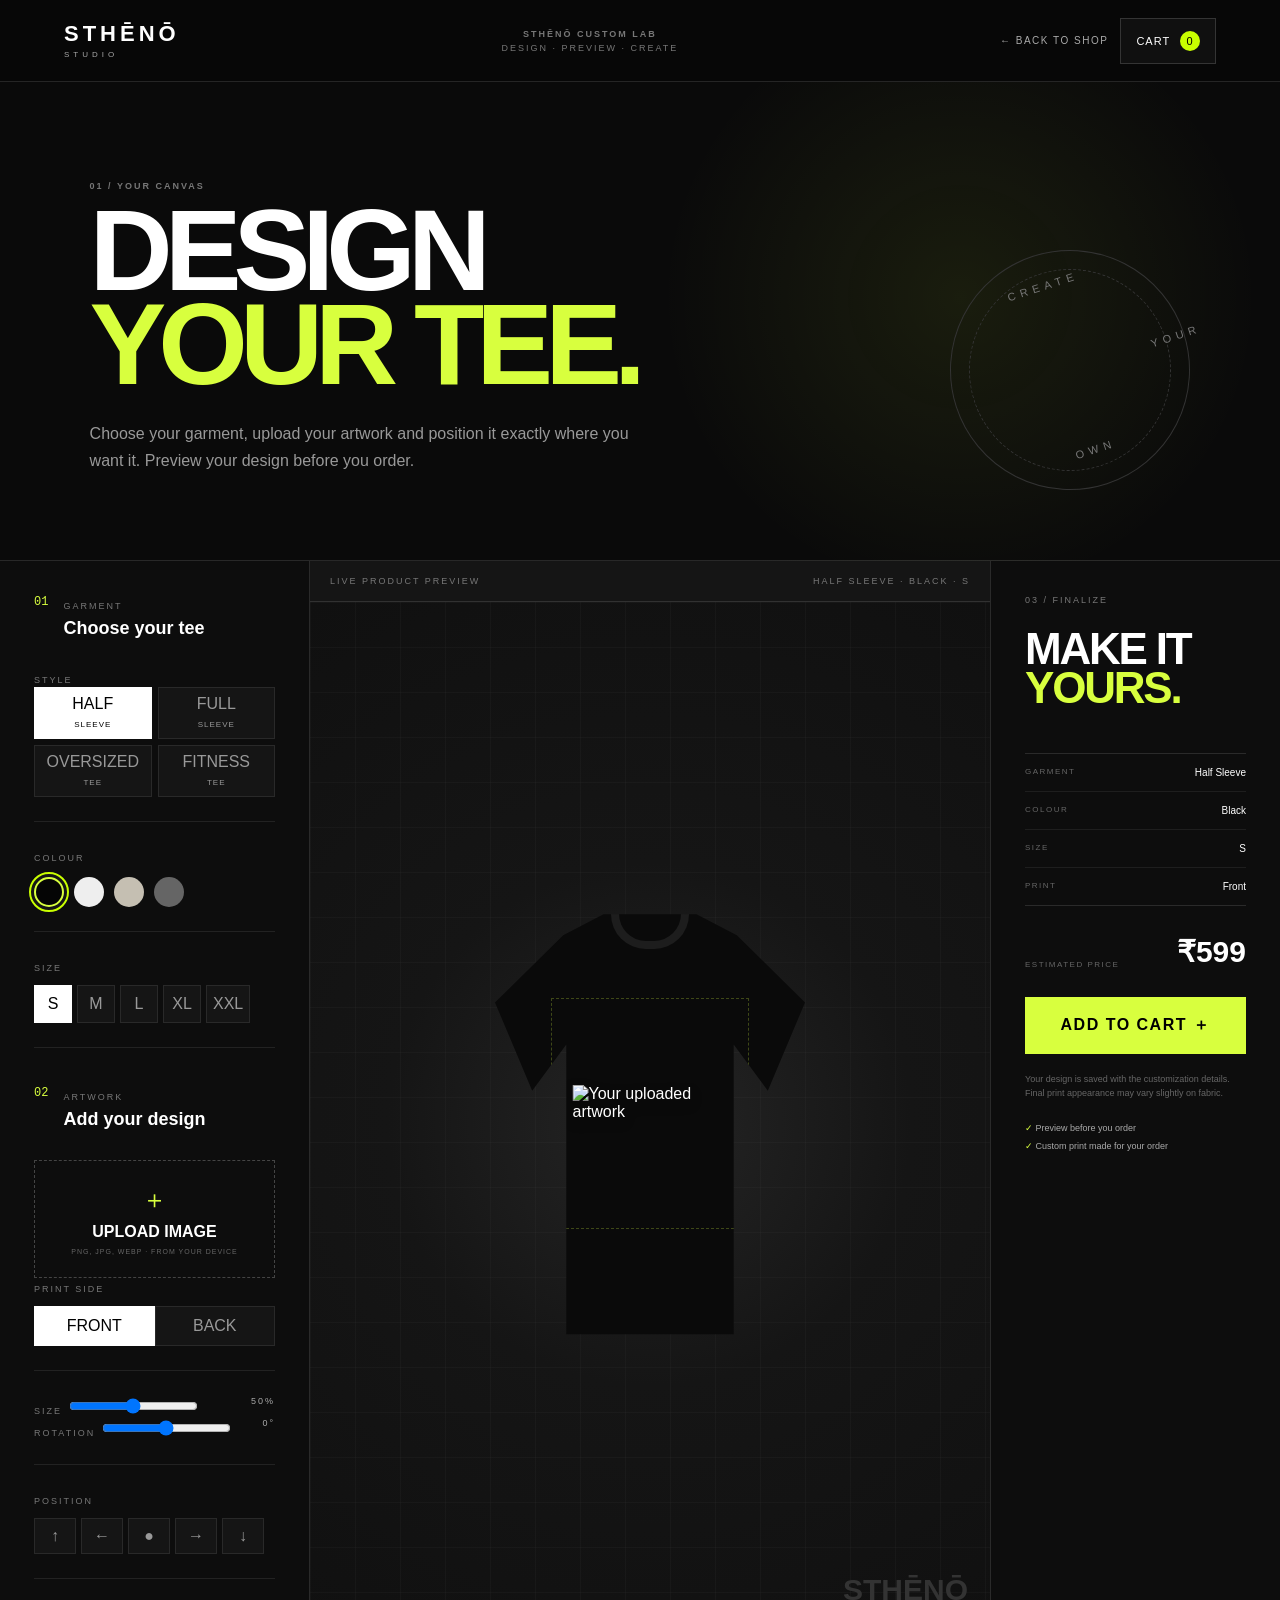
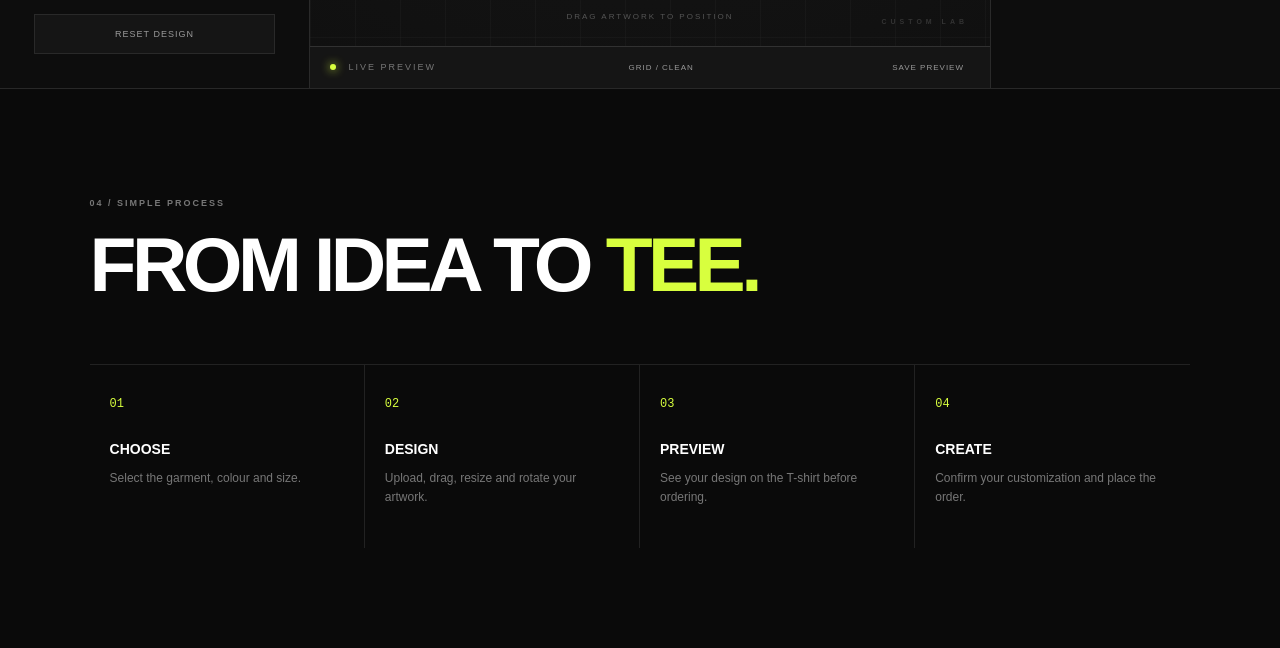
<file: customizer.html>
<!DOCTYPE html>
<html lang="en">
<head>
<meta charset="UTF-8"><meta name="viewport" content="width=device-width, initial-scale=1.0">
<title>STHĒNŌ CUSTOM LAB</title>
<link rel="stylesheet" href="style.css"><link rel="stylesheet" href="customizer.css">
</head>
<body class="custom-page">
<header class="site-header custom-header">
  <a class="brand" href="index.html"><span class="brand-main">STHĒNŌ</span><span class="brand-sub">STUDIO</span></a>
  <div class="custom-header-center"><span class="eyebrow">STHĒNŌ CUSTOM LAB</span><span>DESIGN · PREVIEW · CREATE</span></div>
  <div class="header-actions"><a class="back-link" href="index.html">← BACK TO SHOP</a><button class="cart-button" id="cartButton">Cart <span id="cartCount">0</span></button></div>
</header>
<main>
<section class="custom-hero"><div><p class="eyebrow">01 / YOUR CANVAS</p><h1>DESIGN<br><em>YOUR TEE.</em></h1><p>Choose your garment, upload your artwork and position it exactly where you want it. Preview your design before you order.</p></div><div class="hero-orbit"><span>CREATE</span><span>YOUR</span><span>OWN</span></div></section>
<section class="designer-shell">
  <aside class="designer-sidebar">
    <div class="step-title"><span>01</span><div><small>GARMENT</small><h2>Choose your tee</h2></div></div>
    <div class="control-block"><label>STYLE</label><div class="style-grid">
      <button class="style-choice active" data-style="half">HALF<br><small>SLEEVE</small></button>
      <button class="style-choice" data-style="full">FULL<br><small>SLEEVE</small></button>
      <button class="style-choice" data-style="oversized">OVERSIZED<br><small>TEE</small></button>
      <button class="style-choice" data-style="fitness">FITNESS<br><small>TEE</small></button>
    </div></div>
    <div class="control-block"><label>COLOUR</label><div class="swatch-row">
      <button class="swatch active black" data-color="black" aria-label="Black"></button><button class="swatch white" data-color="white" aria-label="White"></button><button class="swatch stone" data-color="stone" aria-label="Stone"></button><button class="swatch grey" data-color="grey" aria-label="Grey"></button>
    </div></div>
    <div class="control-block"><label>SIZE</label><div class="size-grid">S M L XL XXL</div><div class="size-buttons"><button class="size active">S</button><button class="size">M</button><button class="size">L</button><button class="size">XL</button><button class="size">XXL</button></div></div>
    <div class="step-title compact"><span>02</span><div><small>ARTWORK</small><h2>Add your design</h2></div></div>
    <label class="upload-zone" for="artUpload"><span class="upload-icon">＋</span><strong>UPLOAD IMAGE</strong><small>PNG, JPG, WEBP · FROM YOUR DEVICE</small><input id="artUpload" type="file" accept="image/png,image/jpeg,image/webp"></label>
    <div class="control-block"><label>PRINT SIDE</label><div class="segmented"><button class="active" data-side="front">FRONT</button><button data-side="back">BACK</button></div></div>
    <div class="control-block sliders"><label>SIZE <output id="scaleOut">50%</output></label><input id="scale" type="range" min="15" max="85" value="50"><label>ROTATION <output id="rotateOut">0°</output></label><input id="rotate" type="range" min="-180" max="180" value="0"></div>
    <div class="control-block position-controls"><label>POSITION</label><div><button data-move="up">↑</button><button data-move="left">←</button><button data-move="center">●</button><button data-move="right">→</button><button data-move="down">↓</button></div></div>
    <button class="reset-button" id="reset">RESET DESIGN</button>
  </aside>
  <section class="stage-wrap">
    <div class="stage-top"><span>LIVE PRODUCT PREVIEW</span><span id="stageMeta">HALF SLEEVE · BLACK · S</span></div>
    <div class="stage" id="stage"><div class="stage-grid"></div><div class="shirt" id="shirt"><div class="shirt-neck"></div><div class="shirt-print-area"></div><div class="artwork" id="artwork"><img id="artImage" alt="Your uploaded artwork"></div></div><div class="stage-watermark">STHĒNŌ<br><small>CUSTOM LAB</small></div><div class="drag-tip" id="dragTip">DRAG ARTWORK TO POSITION</div></div>
    <div class="stage-bottom"><div><span class="live-dot"></span> LIVE PREVIEW</div><button id="toggleGrid">GRID / CLEAN</button><button id="savePreview">SAVE PREVIEW</button></div>
  </section>
  <aside class="order-panel"><div class="order-kicker">03 / FINALIZE</div><h2>MAKE IT<br><em>YOURS.</em></h2><div class="summary"><div><span>GARMENT</span><strong id="sumStyle">Half Sleeve</strong></div><div><span>COLOUR</span><strong id="sumColor">Black</strong></div><div><span>SIZE</span><strong id="sumSize">S</strong></div><div><span>PRINT</span><strong id="sumSide">Front</strong></div></div><div class="price"><small>ESTIMATED PRICE</small><strong>₹599</strong></div><button class="order-button" id="addCustom">ADD TO CART <span>＋</span></button><p class="order-note">Your design is saved with the customization details. Final print appearance may vary slightly on fabric.</p><div class="trust"><span>✓</span> Preview before you order<br><span>✓</span> Custom print made for your order</div></aside>
</section>
<section class="how-it-works"><p class="eyebrow">04 / SIMPLE PROCESS</p><h2>FROM IDEA TO <em>TEE.</em></h2><div class="process-grid"><div><b>01</b><h3>CHOOSE</h3><p>Select the garment, colour and size.</p></div><div><b>02</b><h3>DESIGN</h3><p>Upload, drag, resize and rotate your artwork.</p></div><div><b>03</b><h3>PREVIEW</h3><p>See your design on the T-shirt before ordering.</p></div><div><b>04</b><h3>CREATE</h3><p>Confirm your customization and place the order.</p></div></div></section>
</main>
<div class="toast" id="toast"></div>
<script src="customizer.js"></script>
</body></html>
</file>
<file: style.css>
*{box-sizing:border-box}html{scroll-behavior:smooth}body{margin:0;background:#070707;color:#f7f7f7;font-family:Arial,Helvetica,sans-serif}a{text-decoration:none;color:inherit}button{font:inherit;cursor:pointer}.site-header{position:sticky;top:0;z-index:50;height:82px;padding:0 5vw;display:flex;align-items:center;justify-content:space-between;background:rgba(7,7,7,.92);backdrop-filter:blur(16px);border-bottom:1px solid #1d1d1d}.brand{display:flex;flex-direction:column;line-height:1}.brand-main{font-size:22px;font-weight:800;letter-spacing:4px}.brand-sub{font-size:8px;letter-spacing:4px;margin-top:6px;color:#aaa}.desktop-nav{display:flex;gap:36px;font-size:12px;letter-spacing:1.5px;text-transform:uppercase}.desktop-nav a:hover,.footer-links a:hover{opacity:.6}.header-actions{display:flex;gap:12px;align-items:center}.icon-button,.menu-button{border:0;background:none;color:#fff;font-size:24px}.cart-button{background:#101010;border:1px solid #343434;color:#fff;padding:12px 15px;text-transform:uppercase;letter-spacing:1px;font-size:11px}.cart-button span{display:inline-grid;place-items:center;background:#c9ff00;color:#000;border-radius:50%;width:20px;height:20px;margin-left:6px}.menu-button{display:none}.mobile-menu{display:none}.hero{min-height:790px;position:relative;display:grid;grid-template-columns:1fr 1fr;align-items:center;padding:7vw 8vw;overflow:hidden}.hero-media{position:absolute;right:4vw;top:60px;width:54vw;height:680px;display:grid;place-items:center}.hero-ring{width:610px;height:610px;border:1px solid #262626;border-radius:50%;box-shadow:0 0 80px rgba(255,255,255,.03)}.hero-product{position:absolute;width:260px;height:480px;background:linear-gradient(90deg,#101010,#292929,#0c0c0c);clip-path:polygon(20% 8%,80% 8%,91% 25%,100% 35%,88% 43%,84% 100%,16% 100%,12% 43%,0 35%,9% 25%);display:grid;place-items:center;align-content:center;box-shadow:0 40px 80px #000}.hero-product span{font-weight:700;letter-spacing:5px}.hero-product small{letter-spacing:4px;color:#888}.hero-copy{position:relative;z-index:2;max-width:700px}.eyebrow{font-size:11px;letter-spacing:3px;font-weight:700}.hero h1,.section h2,.custom-section h2{font-size:clamp(58px,8vw,120px);line-height:.86;margin:26px 0;font-weight:900;letter-spacing:-5px}.hero h1 em,.section h2 em,.custom-section h2 em{font-style:normal;font-weight:300}.hero-text{max-width:470px;color:#aaa;line-height:1.7}.primary-button{display:inline-flex;align-items:center;gap:30px;margin-top:28px;padding:17px 24px;background:#fff;color:#000;font-weight:800;font-size:11px;letter-spacing:1.5px;border:1px solid #fff}.primary-button:hover{background:#c9ff00;border-color:#c9ff00}.hero-scroll{position:absolute;bottom:35px;right:6vw;font-size:9px;letter-spacing:3px;color:#aaa}.marquee{overflow:hidden;border-block:1px solid #202020;padding:20px 0;white-space:nowrap}.marquee div{font-size:12px;letter-spacing:5px;animation:marquee 18s linear infinite}@keyframes marquee{to{transform:translateX(-50%)}}.section{padding:110px 7vw}.section-heading{display:flex;align-items:end;justify-content:space-between;margin-bottom:48px}.section h2{font-size:clamp(44px,6vw,80px);margin:15px 0 0}.collection-note{font-size:10px;letter-spacing:2px;color:#999}.product-grid{display:grid;grid-template-columns:repeat(2,minmax(0,1fr));gap:24px}.product-card{background:#0d0d0d;border:1px solid #202020;padding:14px}.product-image{height:620px;background:radial-gradient(circle at 50% 45%,#242424,#0b0b0b 72%);position:relative;overflow:hidden}.product-switcher{display:grid;place-items:center}.product-photo{width:90%;height:90%;object-fit:contain;transition:opacity .25s,transform .25s;filter:drop-shadow(0 30px 35px rgba(0,0,0,.55))}.side-arrow,.modal-side-arrow{position:absolute;top:50%;transform:translateY(-50%);z-index:3;width:44px;height:44px;border:1px solid #555;background:rgba(0,0,0,.7);color:#fff;border-radius:50%;font-size:32px;line-height:1}.side-arrow.left{left:18px}.side-arrow.right{right:18px}.side-arrow:hover,.modal-side-arrow:hover{background:#fff;color:#000}.product-badge{position:absolute;left:18px;top:18px;z-index:4;font-size:9px;letter-spacing:2px;padding:8px 10px;border:1px solid #444}.side-label,.modal-side-label{position:absolute;bottom:18px;left:50%;transform:translateX(-50%);font-size:10px;letter-spacing:2px;border:1px solid #555;border-radius:20px;padding:8px 18px;background:rgba(0,0,0,.65)}.product-info{display:flex;justify-content:space-between;gap:20px;padding:22px 5px}.product-info h3{font-size:14px;margin:0 0 8px;letter-spacing:1px}.product-info p{font-size:11px;color:#888;margin:0}.product-info strong{font-size:16px}.add-button{width:100%;padding:14px;border:1px solid #333;background:#111;color:#fff;font-size:10px;letter-spacing:2px}.add-button:hover{background:#c9ff00;color:#000}.category-grid{display:grid;grid-template-columns:repeat(4,1fr);gap:14px}.category-card{min-height:250px;padding:25px;display:flex;flex-direction:column;justify-content:space-between;transition:transform .3s}.category-card:hover{transform:translateY(-6px)}.category-card span{font-size:10px;letter-spacing:2px}.category-card h3{font-size:26px;line-height:1;margin:0}.category-card small{font-size:9px;letter-spacing:1.5px}.category-dark{background:#151515}.category-light{background:#eee;color:#080808}.category-outline{border:1px solid #444}.category-accent{background:#c9ff00;color:#000}.custom-section{padding:120px 8vw;display:grid;grid-template-columns:1fr 1fr;align-items:center;background:#111}.custom-section p{color:#aaa;max-width:530px;line-height:1.7}.custom-demo{display:grid;place-items:center}.blank-shirt{width:310px;height:420px;background:linear-gradient(90deg,#111,#333,#111);clip-path:polygon(20% 7%,80% 7%,91% 23%,100% 35%,87% 44%,82% 100%,18% 100%,13% 44%,0 35%,9% 23%);display:grid;place-items:center;text-align:center;font-size:13px;letter-spacing:3px}.customizer{background:#080808}.customizer-grid{display:grid;grid-template-columns:1.1fr .9fr;gap:45px}.custom-preview{min-height:650px;background:#111;border:1px solid #222;display:grid;place-items:center;position:relative;overflow:hidden}.blank-shirt-preview{width:min(430px,75%);height:560px;background:linear-gradient(90deg,#090909,#292929,#090909);clip-path:polygon(20% 7%,80% 7%,91% 22%,100% 35%,87% 44%,82% 100%,18% 100%,13% 44%,0 35%,9% 22%);position:relative;display:grid;place-items:center;transition:background .25s}.blank-shirt-preview.white{background:linear-gradient(90deg,#c8c8c8,#fff,#c8c8c8);color:#111}.blank-shirt-preview.grey{background:linear-gradient(90deg,#333,#777,#333)}#customDesign{position:absolute;width:48%;max-height:45%;object-fit:contain;user-select:none;pointer-events:none}.preview-side-label{position:absolute;bottom:20px;font-size:10px;letter-spacing:2px;color:#aaa}.custom-controls{border:1px solid #222;padding:30px;background:#0d0d0d}.control-block{padding-bottom:24px;margin-bottom:24px;border-bottom:1px solid #222}.control-block h3{font-size:10px;letter-spacing:2px;margin:0 0 14px}.choice-row{display:flex;flex-wrap:wrap;gap:8px}.choice{background:#111;border:1px solid #444;color:#fff;padding:12px 14px;font-size:10px;letter-spacing:1px}.choice.active,.choice:hover{background:#fff;color:#000;border-color:#fff}.swatches{display:flex;gap:12px}.swatch{width:35px;height:35px;border-radius:50%;border:2px solid #666;background:#000}.swatch.white{background:#fff}.swatch.grey{background:#777}.swatch.active{outline:2px solid #c9ff00;outline-offset:3px}.upload-button{display:inline-flex;padding:14px 18px;background:#fff;color:#000;font-size:10px;letter-spacing:2px;font-weight:700}.upload-button input{display:none}.small-note{font-size:11px;color:#777}.range{width:100%;accent-color:#c9ff00}.full-button{width:100%;justify-content:center}.statement-section{padding:130px 8vw;display:grid;grid-template-columns:100px 1fr 350px;gap:50px;border-top:1px solid #222}.statement-number{font-size:12px;color:#777}.statement-content h2{font-size:70px}.statement-content>p:not(.eyebrow){color:#aaa;line-height:1.7;max-width:600px}.statement-visual{display:grid;place-items:center;border:1px solid #292929;min-height:330px}.monogram{font-size:180px;font-weight:900;opacity:.08}.footer{padding:60px 7vw;border-top:1px solid #222;display:grid;grid-template-columns:1fr 2fr 1fr;gap:30px;align-items:end}.footer-links{display:flex;gap:25px;font-size:10px;letter-spacing:1px;text-transform:uppercase}.footer p{font-size:9px;color:#666;text-align:right}.toast{position:fixed;bottom:25px;right:25px;background:#c9ff00;color:#000;padding:14px 18px;font-size:11px;font-weight:700;transform:translateY(120px);transition:.3s;z-index:100}.toast.show{transform:translateY(0)}.modal{position:fixed;inset:0;display:none;place-items:center;z-index:90}.modal.open{display:grid}.modal-backdrop{position:absolute;inset:0;background:rgba(0,0,0,.8);backdrop-filter:blur(8px)}.modal-card{position:relative;z-index:2;width:min(1000px,92vw);display:grid;grid-template-columns:1.2fr .8fr;background:#0d0d0d;border:1px solid #333;max-height:90vh;overflow:auto}.modal-close{position:absolute;right:15px;top:12px;border:0;background:none;color:#fff;font-size:28px;z-index:4}.modal-visual{min-height:650px;background:#111;display:grid;place-items:center;position:relative}.modal-visual img{width:90%;height:90%;object-fit:contain}.modal-side-arrow{position:absolute}.modal-side-arrow.left{left:20px}.modal-side-arrow.right{right:20px}.modal-details{padding:55px 38px}.modal-details h2{font-size:42px;margin:15px 0}.modal-details>p:not(.eyebrow){color:#999;line-height:1.7}.modal-details>#modalPrice{font-size:24px;color:#fff}.size-row{display:flex;gap:8px;margin:28px 0}.size-row button{background:#111;color:#fff;border:1px solid #444;padding:12px 15px}.size-row button:hover{background:#fff;color:#000}
@media(max-width:900px){.desktop-nav{display:none}.menu-button{display:block}.hero{grid-template-columns:1fr;min-height:720px}.hero-media{opacity:.35;right:-10vw;width:100vw}.hero-copy{margin-top:80px}.product-grid,.customizer-grid,.custom-section{grid-template-columns:1fr}.category-grid{grid-template-columns:repeat(2,1fr)}.statement-section{grid-template-columns:1fr}.footer{grid-template-columns:1fr}.footer p{text-align:left}.product-image{height:520px}.modal-card{grid-template-columns:1fr}.modal-visual{min-height:500px}.mobile-menu.open{display:flex;position:fixed;top:82px;left:0;right:0;z-index:49;background:#090909;padding:25px;flex-direction:column;gap:20px;text-transform:uppercase;font-size:12px;letter-spacing:2px;border-bottom:1px solid #222}.section{padding:80px 6vw}}
@media(max-width:600px){.site-header{padding:0 20px}.brand-main{font-size:18px}.header-actions .icon-button{display:none}.hero{padding:60px 6vw}.hero h1{font-size:55px}.section h2,.custom-section h2{font-size:48px}.product-grid,.category-grid{grid-template-columns:1fr}.product-image{height:460px}.custom-preview{min-height:540px}.blank-shirt-preview{width:75%;height:460px}.modal-details{padding:40px 25px}.modal-details h2{font-size:32px}}


/* ===== STHĒNŌ PREMIUM PRODUCT EXPERIENCE ===== */
.products-section{position:relative;background:linear-gradient(180deg,#070707 0%,#0a0a0a 48%,#070707 100%);overflow:hidden}
.products-section:before{content:"";position:absolute;inset:0;pointer-events:none;background:radial-gradient(circle at 50% 10%,rgba(255,255,255,.045),transparent 28%),linear-gradient(90deg,transparent 49.9%,rgba(255,255,255,.018) 50%,transparent 50.1%)}
.products-section .section-heading{position:relative;z-index:1;margin-bottom:18px}
.products-section .section-heading h2{letter-spacing:-4px}
.drop-intro{position:relative;z-index:1;display:flex;justify-content:space-between;align-items:center;border-top:1px solid #202020;border-bottom:1px solid #202020;padding:15px 0;margin-bottom:30px;color:#aaa;text-transform:uppercase;letter-spacing:1.6px;font-size:9px}
.drop-intro p{margin:0;color:#ddd;letter-spacing:.8px;text-transform:none;font-size:12px}
.drop-intro span{font-size:8px;letter-spacing:2.2px;color:#666}
.premium-products{position:relative;z-index:1;gap:26px}
.premium-card{position:relative;background:linear-gradient(145deg,#111 0%,#090909 65%,#101010 100%);border:1px solid #252525;padding:0;overflow:hidden;box-shadow:0 25px 80px rgba(0,0,0,.38);transition:transform .5s cubic-bezier(.2,.7,.2,1),border-color .5s,box-shadow .5s}
.premium-card:before{content:"";position:absolute;inset:0;pointer-events:none;background:linear-gradient(120deg,rgba(255,255,255,.055),transparent 25%,transparent 70%,rgba(201,255,0,.035));opacity:.8}
.premium-card:hover{transform:translateY(-10px);border-color:#414141;box-shadow:0 35px 100px rgba(0,0,0,.6),0 0 0 1px rgba(255,255,255,.025)}
.product-card-top{height:44px;display:flex;justify-content:space-between;align-items:center;padding:0 17px;border-bottom:1px solid #1f1f1f;color:#5f5f5f;font-size:8px;letter-spacing:2px}
.product-card-top span:last-child{color:#8b8b8b}
.premium-card .product-image{height:680px;border:0;background:radial-gradient(circle at 50% 38%,#2c2c2c 0%,#171717 27%,#0b0b0b 70%);isolation:isolate}
.premium-card .product-image:after{content:"";position:absolute;inset:0;pointer-events:none;background:linear-gradient(180deg,rgba(0,0,0,.08),transparent 35%,rgba(0,0,0,.45));z-index:1}
.image-glow{position:absolute;width:58%;height:58%;border-radius:50%;background:radial-gradient(circle,rgba(255,255,255,.09),transparent 68%);filter:blur(12px);z-index:0;transition:transform .7s,opacity .7s}
.premium-card:hover .image-glow{transform:scale(1.15);opacity:.8}
.image-noise{position:absolute;inset:0;opacity:.04;z-index:0;background-image:url("data:image/svg+xml,%3Csvg viewBox='0 0 180 180' xmlns='http://www.w3.org/2000/svg'%3E%3Cfilter id='n'%3E%3CfeTurbulence type='fractalNoise' baseFrequency='.9' numOctaves='2' stitchTiles='stitch'/%3E%3C/filter%3E%3Crect width='100%25' height='100%25' filter='url(%23n)' opacity='.5'/%3E%3C/svg%3E")}
.premium-card .product-photo{position:relative;z-index:2;width:86%;height:86%;filter:drop-shadow(0 35px 35px rgba(0,0,0,.7));transition:opacity .18s,transform .65s cubic-bezier(.2,.7,.2,1),filter .65s}
.premium-card:hover .product-photo{transform:scale(1.045) translateY(-4px);filter:drop-shadow(0 42px 45px rgba(0,0,0,.78))}
.premium-card .product-badge{z-index:4;left:17px;top:17px;background:rgba(5,5,5,.55);backdrop-filter:blur(8px);border-color:#414141;color:#eee}
.premium-card .side-label{z-index:4;bottom:18px;background:rgba(7,7,7,.55);backdrop-filter:blur(10px);border-color:#414141;color:#ddd;transition:.3s}
.side-arrow{opacity:0;transform:translateY(-50%) scale(.9);transition:opacity .3s,transform .3s,background .3s}
.premium-card:hover .side-arrow{opacity:1;transform:translateY(-50%) scale(1)}
.quick-view{position:absolute;z-index:5;right:17px;bottom:17px;border:1px solid #454545;background:rgba(5,5,5,.6);backdrop-filter:blur(10px);color:#fff;padding:11px 13px;font-size:8px;letter-spacing:1.8px;opacity:0;transform:translateY(8px);transition:.35s}
.quick-view span{margin-left:12px;color:#aaa}
.premium-card:hover .quick-view{opacity:1;transform:translateY(0)}
.quick-view:hover{background:#fff;color:#000;border-color:#fff}
.premium-info{position:relative;z-index:2;padding:24px 20px 18px;align-items:flex-start;border-top:1px solid #1f1f1f}
.premium-info h3{font-size:22px;letter-spacing:2px;margin:4px 0 7px}
.premium-info p{font-size:10px;color:#777;letter-spacing:.4px}
.product-kicker{font-size:7px;color:#666;letter-spacing:2.5px}
.premium-info strong{font-size:18px;font-weight:500;white-space:nowrap}
.product-meta{position:relative;z-index:2;display:flex;justify-content:space-between;padding:0 20px 18px;color:#555;font-size:7px;letter-spacing:1.8px}
.premium-card .add-button{position:relative;z-index:2;width:calc(100% - 40px);margin:0 20px 20px;background:#f3f3f3;color:#080808;border:1px solid #f3f3f3;transition:.35s}
.premium-card .add-button span{float:right;font-size:14px;line-height:8px}
.premium-card .add-button:hover{background:#c9ff00;border-color:#c9ff00;transform:translateY(-2px)}
.premium-card .side-arrow:hover{background:#fff;color:#000;border-color:#fff}

/* Modal refinement */
.modal-card{box-shadow:0 35px 120px rgba(0,0,0,.8);border-color:#3a3a3a}
.modal-visual{background:radial-gradient(circle at 50% 40%,#252525,#0b0b0b 70%)}
.modal-visual:after{content:"";position:absolute;inset:0;pointer-events:none;background:linear-gradient(180deg,transparent 65%,rgba(0,0,0,.4))}
.modal-visual img{position:relative;z-index:2;filter:drop-shadow(0 35px 40px rgba(0,0,0,.7));transition:opacity .2s,transform .4s}
.modal-side-arrow{z-index:4}

@media(max-width:900px){
 .drop-intro{align-items:flex-start;gap:12px;flex-direction:column}
 .drop-intro span{font-size:7px}
 .premium-card .product-image{height:570px}
 .premium-card .side-arrow{opacity:1}
 .premium-card .quick-view{opacity:1;transform:none}
}
@media(max-width:600px){
 .premium-products{grid-template-columns:1fr}
 .premium-card .product-image{height:520px}
 .premium-info h3{font-size:20px}
 .product-meta{font-size:6.5px}
}
/* Custom Lab navigation */
.custom-link{position:relative}
</file>
<file: customizer.css>
:root{--ink:#0a0a0a;--muted:#888;--line:rgba(255,255,255,.12);--paper:#f3f1ec;--accent:#d8ff3e}*{box-sizing:border-box}.custom-page{background:var(--ink);color:#fff;min-height:100vh}.custom-header{position:sticky;top:0;z-index:50;background:rgba(8,8,8,.86);backdrop-filter:blur(18px);border-bottom:1px solid var(--line)}.custom-header-center{display:flex;flex-direction:column;text-align:center;gap:4px;font-size:9px;letter-spacing:2px;color:#777}.back-link{color:#aaa;text-decoration:none;font-size:10px;letter-spacing:1.5px}.custom-hero{min-height:48vh;padding:90px 7vw 70px;display:flex;align-items:flex-end;justify-content:space-between;border-bottom:1px solid var(--line);overflow:hidden;background:radial-gradient(circle at 75% 45%,rgba(216,255,62,.08),transparent 30%)}.custom-hero h1{font-size:clamp(60px,9vw,145px);line-height:.82;letter-spacing:-.07em;margin:12px 0 28px}.custom-hero h1 em,.order-panel h2 em,.how-it-works h2 em{font-style:normal;color:var(--accent)}.custom-hero p:not(.eyebrow){max-width:560px;color:#999;line-height:1.7}.hero-orbit{width:240px;height:240px;border:1px solid #333;border-radius:50%;display:grid;place-items:center;position:relative;color:#777;font-size:11px;letter-spacing:5px;transform:rotate(-18deg)}.hero-orbit:before{content:"";position:absolute;inset:18px;border:1px dashed #333;border-radius:50%}.hero-orbit span{position:absolute}.hero-orbit span:nth-child(1){top:25px}.hero-orbit span:nth-child(2){right:-18px}.hero-orbit span:nth-child(3){bottom:30px}.designer-shell{display:grid;grid-template-columns:310px minmax(420px,1fr) 290px;min-height:760px;border-bottom:1px solid var(--line)}.designer-sidebar,.order-panel{padding:34px;border-right:1px solid var(--line);background:#0d0d0d}.order-panel{border-right:0;border-left:1px solid var(--line)}.step-title{display:flex;gap:15px;margin-bottom:30px}.step-title>span{color:var(--accent);font:12px monospace}.step-title small,.order-kicker,.control-block>label,.stage-top,.stage-bottom,.eyebrow{font-size:9px;letter-spacing:2px;color:#777}.step-title h2{font-size:18px;margin:5px 0 0}.step-title.compact{margin-top:38px}.control-block{margin:0 0 25px}.style-grid{display:grid;grid-template-columns:1fr 1fr;gap:6px}.style-choice,.segmented button,.size,.position-controls button,.reset-button,.stage-bottom button{background:#151515;border:1px solid #292929;color:#999;min-height:52px;cursor:pointer;transition:.25s}.style-choice.active,.style-choice:hover,.segmented button.active,.size.active{background:#fff;color:#000;border-color:#fff}.style-choice small{font-size:8px;letter-spacing:1px}.swatch-row{display:flex;gap:10px;margin-top:12px}.swatch{width:30px;height:30px;border-radius:50%;border:2px solid transparent;cursor:pointer;background:#050505}.swatch.white{background:#eee}.swatch.stone{background:#c5bfb2}.swatch.grey{background:#656565}.swatch.active{border-color:var(--accent);box-shadow:0 0 0 3px #151515}.size-buttons{display:flex;gap:5px;margin-top:10px}.size{min-width:38px;min-height:38px}.size-grid{display:none}.upload-zone{border:1px dashed #444;padding:22px;text-align:center;display:flex;flex-direction:column;gap:7px;cursor:pointer;transition:.3s}.upload-zone:hover{border-color:var(--accent);background:#121212}.upload-zone input{display:none}.upload-icon{font-size:25px;color:var(--accent)}.upload-zone small{font-size:7px;color:#666;letter-spacing:1px}.segmented{display:grid;grid-template-columns:1fr 1fr;margin-top:10px}.segmented button{min-height:40px}.sliders output{float:right;color:#aaa}.range{width:100%;accent-color:var(--accent);margin:9px 0 16px}.position-controls>div{display:flex;gap:5px;margin-top:10px}.position-controls button{width:42px;min-height:36px}.reset-button{width:100%;margin-top:10px;min-height:40px;font-size:9px;letter-spacing:1px}.stage-wrap{background:#151515;display:flex;flex-direction:column;min-width:0}.stage-top,.stage-bottom{padding:15px 20px;display:flex;justify-content:space-between;border-bottom:1px solid var(--line)}.stage-bottom{border-top:1px solid var(--line);border-bottom:0;gap:20px}.stage-bottom button{border:0;background:transparent;min-height:auto;font-size:8px;letter-spacing:1px}.stage{position:relative;flex:1;min-height:600px;display:grid;place-items:center;overflow:hidden;background:radial-gradient(circle at center,#252525 0,#151515 42%,#101010 100%)}.stage-grid{position:absolute;inset:0;background-image:linear-gradient(rgba(255,255,255,.025) 1px,transparent 1px),linear-gradient(90deg,rgba(255,255,255,.025) 1px,transparent 1px);background-size:45px 45px}.stage.clean .stage-grid{display:none}.shirt{width:310px;height:420px;position:relative;background:#0a0a0a;clip-path:polygon(22% 5%,35% 0,65% 0,78% 5%,100% 21%,88% 42%,77% 31%,77% 100%,23% 100%,23% 31%,12% 42%,0 21%);filter:drop-shadow(0 30px 35px rgba(0,0,0,.7));transition:.5s}.shirt.white{background:#e8e6e1}.shirt.stone{background:#b7b0a3}.shirt.grey{background:#555}.shirt.full{clip-path:polygon(25% 4%,35% 0,65% 0,75% 4%,100% 35%,88% 44%,77% 29%,78% 100%,22% 100%,23% 29%,12% 44%,0 35%)}.shirt.oversized{transform:scale(1.1)}.shirt.fitness{width:285px}.shirt-neck{position:absolute;width:78px;height:35px;border:8px solid rgba(255,255,255,.08);border-top:0;border-radius:0 0 45px 45px;left:50%;transform:translateX(-50%)}.shirt.white .shirt-neck,.shirt.stone .shirt-neck{border-color:rgba(0,0,0,.08)}.shirt-print-area{position:absolute;left:18%;top:20%;width:64%;height:55%;border:1px dashed rgba(216,255,62,.25);pointer-events:none}.artwork{position:absolute;left:50%;top:45%;width:50%;max-width:70%;transform:translate(-50%,-50%);cursor:grab;touch-action:none;z-index:3}.artwork:after{content:"";position:absolute;inset:-5px;border:1px solid rgba(216,255,62,.3);opacity:0;transition:.2s}.artwork:hover:after{opacity:1}.artwork img{display:block;width:100%;height:auto;max-height:210px;object-fit:contain;filter:drop-shadow(0 5px 6px rgba(0,0,0,.35))}.stage-watermark{position:absolute;right:22px;bottom:20px;text-align:right;color:#333;font-size:30px;line-height:.8;font-weight:800}.stage-watermark small{font-size:7px;letter-spacing:4px}.drag-tip{position:absolute;left:50%;bottom:25px;transform:translateX(-50%);font-size:8px;letter-spacing:2px;color:#555}.live-dot{display:inline-block;width:6px;height:6px;border-radius:50%;background:var(--accent);margin-right:8px;box-shadow:0 0 10px var(--accent)}.order-panel h2{font-size:44px;line-height:.88;letter-spacing:-.05em;margin:25px 0 45px}.summary{border-top:1px solid var(--line);border-bottom:1px solid var(--line)}.summary div{display:flex;justify-content:space-between;padding:13px 0;border-bottom:1px solid rgba(255,255,255,.07)}.summary div:last-child{border:0}.summary span{color:#666;font-size:8px;letter-spacing:1.5px}.summary strong{font-size:10px;font-weight:500}.price{display:flex;justify-content:space-between;align-items:end;padding:28px 0}.price small{font-size:8px;color:#666;letter-spacing:1.5px}.price strong{font-size:30px}.order-button{width:100%;background:var(--accent);border:0;padding:18px;color:#000;font-weight:800;letter-spacing:1.5px;cursor:pointer;transition:.25s}.order-button:hover{transform:translateY(-2px);box-shadow:0 12px 30px rgba(216,255,62,.12)}.order-note,.trust{font-size:9px;color:#666;line-height:1.6;margin-top:18px}.trust{color:#aaa;line-height:2}.trust span{color:var(--accent)}.how-it-works{padding:100px 7vw}.how-it-works h2{font-size:clamp(42px,6vw,80px);letter-spacing:-.06em;margin:12px 0 55px}.process-grid{display:grid;grid-template-columns:repeat(4,1fr);border-top:1px solid #222}.process-grid>div{padding:28px 20px;border-right:1px solid #222}.process-grid>div:last-child{border:0}.process-grid b{color:var(--accent);font:12px monospace}.process-grid h3{margin:30px 0 8px;font-size:14px}.process-grid p{color:#777;font-size:12px;line-height:1.6}.toast{position:fixed;right:25px;bottom:25px;background:#fff;color:#000;padding:14px 18px;font-size:10px;letter-spacing:1px;transform:translateY(30px);opacity:0;pointer-events:none;transition:.3s;z-index:100}.toast.show{transform:translateY(0);opacity:1}@media(max-width:1050px){.designer-shell{grid-template-columns:260px 1fr}.order-panel{grid-column:1/-1;border-left:0;border-top:1px solid var(--line);display:grid;grid-template-columns:1fr 1fr;gap:30px}.order-panel h2{margin:15px 0}.order-button{align-self:end}.custom-header-center{display:none}}@media(max-width:760px){.custom-hero{padding:60px 25px;display:block}.hero-orbit{width:150px;height:150px;margin:30px 0 0 auto}.designer-shell{display:block}.designer-sidebar,.order-panel{border:0;border-bottom:1px solid var(--line)}.stage{min-height:520px}.stage-top,.stage-bottom{font-size:8px}.shirt{transform:scale(.78)}.shirt.oversized{transform:scale(.88)}.process-grid{grid-template-columns:1fr 1fr}.process-grid>div{border-bottom:1px solid #222}.order-panel{display:block}.order-panel h2{font-size:50px}.designer-sidebar,.order-panel{padding:28px 22px}}
</file>
